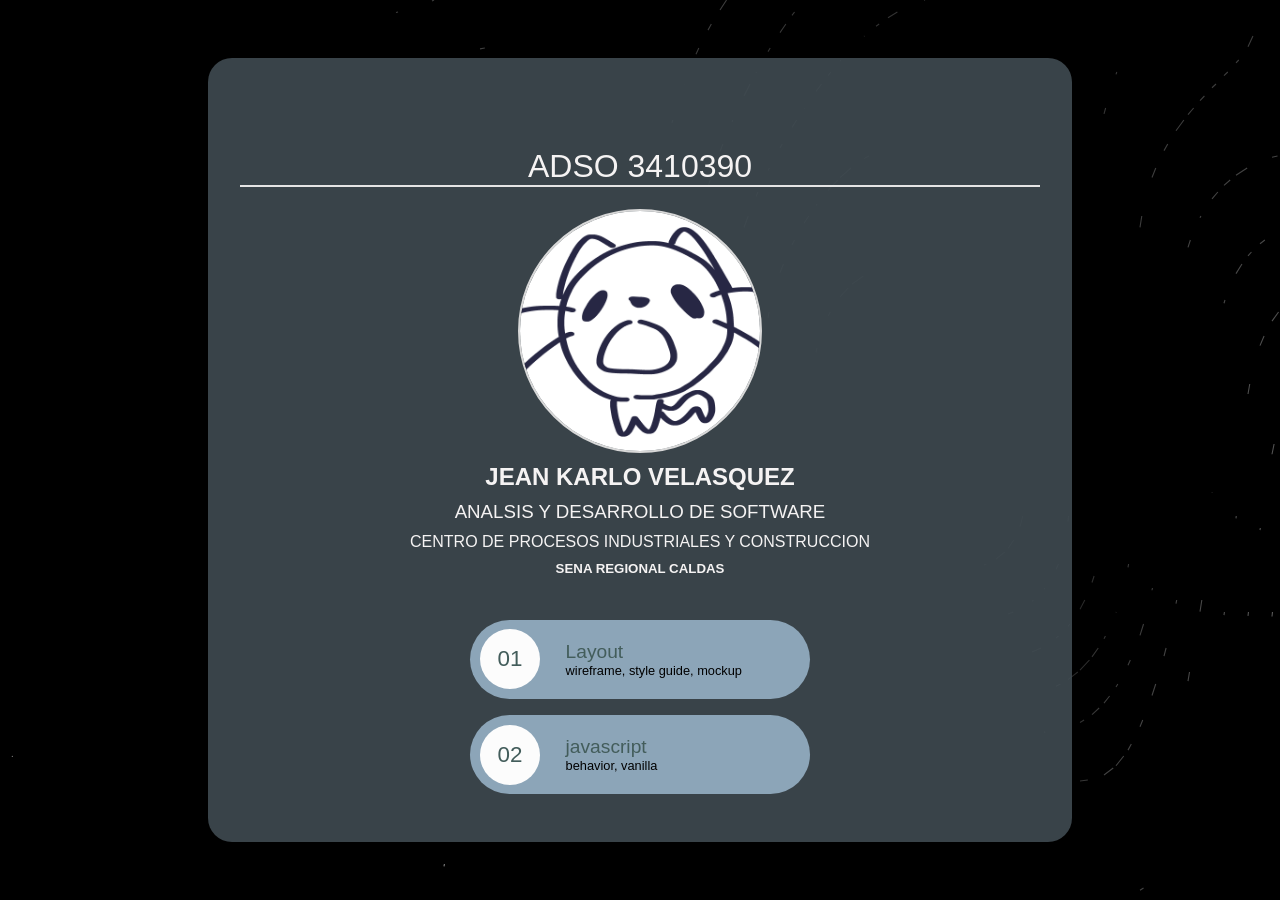
<file: index.html>
<!DOCTYPE html>
<html lang="en">
<head>
    <meta charset="UTF-8">
    <meta name="viewport" content="width=device-width, initial-scale=1.0">
    <title>ADSO 3410390</title>
    <link rel="stylesheet" href="src/css/master.css">
</head>
<body class="mainmenu">

    <!-- canvas -->
    <canvas id="bg-canvas"></canvas>

    <main>
        <header>
            <h1><br>ADSO 3410390 </br></h1>
            <img src="src/imgs/1088_sin_titulo_20251125182325.png" alt="my profile">
            <h2><b>Jean Karlo velasquez</b></h2>
            <h3>Analsis y desarrollo de software</h3>
            <h4>Centro de procesos industriales y construccion</h4>
            <h5><b>Sena regional caldas</b></h5>
        </header>

        <br>

        <menu>
            <a href="./Layout/Index.html">
                <span>01</span>
                <aside>
                    <h3>Layout</h3>
                    <small>wireframe, style guide, mockup </small>
                </aside>
            </a>
            <a href="https://www.youtube.com/watch?v=iik25wqIuFo">
                <span>02</span>
                <aside>
                    <h3>javascript</h3>
                    <small>behavior, vanilla</small>
                </aside>
            </a>
        </menu>
    </main>

    <!-- fondo-->
    <script>
        const SimplexNoise = (function() {
            const F2 = 0.5 * (Math.sqrt(3.0) - 1.0), G2 = (3.0 - Math.sqrt(3.0)) / 6.0;
            function Noise() {
                this.p = new Uint8Array(256); this.perm = new Uint8Array(512); this.permMod12 = new Uint8Array(512);
                for (let i = 0; i < 256; i++) this.p[i] = Math.floor(Math.random() * 256);
                for (let i = 0; i < 512; i++) { this.perm[i] = this.p[i & 255]; this.permMod12[i] = (this.perm[i] % 12); }
            }
            Noise.prototype.noise2D = function(xin, yin) {
                let n0, n1, n2; const s = (xin + yin) * F2; const i = Math.floor(xin + s), j = Math.floor(yin + s);
                const t = (i + j) * G2, X0 = i - t, Y0 = j - t, x0 = xin - X0, y0 = yin - Y0;
                let i1 = x0 > y0 ? 1 : 0, j1 = x0 > y0 ? 0 : 1;
                const x1 = x0 - i1 + G2, y1 = y0 - j1 + G2, x2 = x0 - 1.0 + 2.0 * G2, y2 = y0 - 1.0 + 2.0 * G2;
                const ii = i & 255, jj = j & 255;
                const g = [[1,1],[-1,1],[1,-1],[-1,-1],[1,0],[-1,0],[0,1],[0,-1],[1,1],[-1,1],[1,-1],[-1,-1]];
                let t0 = 0.5 - x0*x0 - y0*y0; n0 = t0 < 0 ? 0 : Math.pow(t0, 4) * (g[this.permMod12[ii + this.perm[jj]]][0]*x0 + g[this.permMod12[ii + this.perm[jj]]][1]*y0);
                let t1 = 0.5 - x1*x1 - y1*y1; n1 = t1 < 0 ? 0 : Math.pow(t1, 4) * (g[this.permMod12[ii + i1 + this.perm[jj + j1]]][0]*x1 + g[this.permMod12[ii + i1 + this.perm[jj + j1]]][1]*y1);
                let t2 = 0.5 - x2*x2 - y2*y2; n2 = t2 < 0 ? 0 : Math.pow(t2, 4) * (g[this.permMod12[ii + 1 + this.perm[jj + 1]]][0]*x2 + g[this.permMod12[ii + 1 + this.perm[jj + 1]]][1]*y2);
                return 70.0 * (n0 + n1 + n2);
            };
            return Noise;
        })();

        const canvas = document.getElementById('bg-canvas');
        const ctx = canvas.getContext('2d');
        const simplex = new SimplexNoise();

        let w, h, cols, rows, zOffset = 0;
        
        // --- AQUÍ PUEDES CAMBIAR LA VELOCIDAD O GROSOR SI LO NECESITAS ---
        const config = { speed: 0.0006, scale: 0.0008, density: 25, thickness: 1.1, opacity: 0.7, step: 12 };

        function resize() {
            w = canvas.width = window.innerWidth;
            h = canvas.height = window.innerHeight;
            cols = Math.ceil(w / config.step) + 1;
            rows = Math.ceil(h / config.step) + 1;
        }
        window.addEventListener('resize', resize);
        resize();

        function draw() {
            ctx.fillStyle = '#000000';
            ctx.fillRect(0, 0, w, h);
            const grid = new Float32Array(cols * rows);

            for (let r = 0; r < rows; r++) {
                for (let c = 0; c < cols; c++) {
                    grid[r * cols + c] = (simplex.noise2D(c * config.step * config.scale, r * config.step * config.scale + zOffset) + 1) * 0.5;
                }
            }

            ctx.lineWidth = config.thickness;
            for (let l = 1; l < config.density; l++) {
                const thresh = l / config.density;
                const alpha = (0.15 + (l / config.density) * 0.8) * config.opacity;
                ctx.strokeStyle = `rgba(255, 255, 255, ${alpha})`;
                ctx.beginPath();
                for (let r = 0; r < rows - 1; r++) {
                    for (let c = 0; c < cols - 1; c++) {
                        const x = c * config.step, y = r * config.step;
                        const vTL = grid[r * cols + c], vTR = grid[r * cols + (c + 1)], vBL = grid[(r + 1) * cols + c];
                        if ((vTL >= thresh && vTR < thresh) || (vTL < thresh && vTR >= thresh) || (vTL >= thresh && vBL < thresh) || (vTL < thresh && vBL >= thresh)) {
                            const tTop = (thresh - vTL) / (vTR - vTL || 0.0001);
                            const tLeft = (thresh - vTL) / (vBL - vTL || 0.0001);
                            if (tTop >= 0 && tTop <= 1 && tLeft >= 0 && tLeft <= 1) {
                                ctx.moveTo(x + tTop * config.step, y);
                                ctx.lineTo(x, y + tLeft * config.step);
                            }
                        }
                    }
                }
                ctx.stroke();
            }
            zOffset += config.speed;
            requestAnimationFrame(draw);
        }
        draw();
    </script>
</body>
</html>
</file>
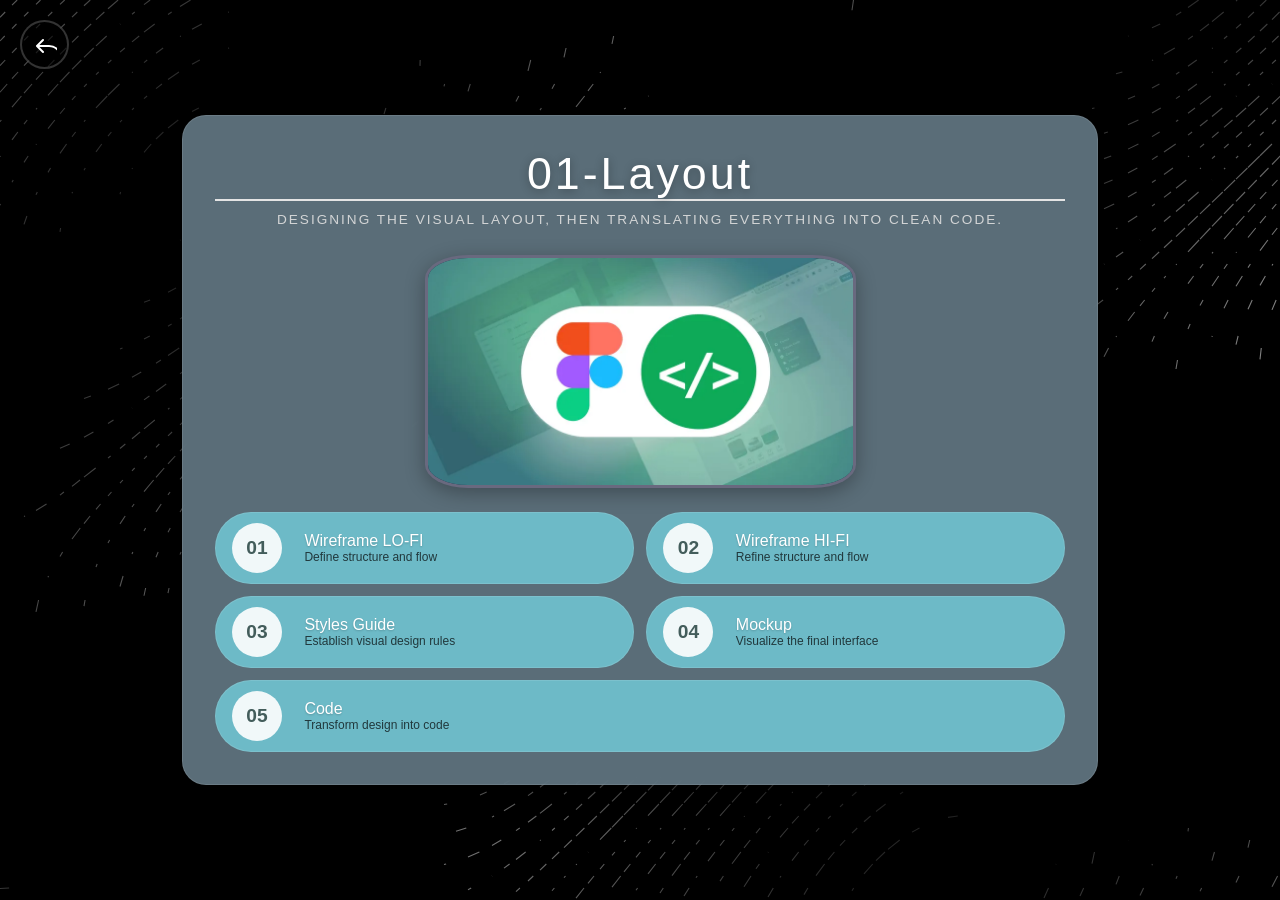
<file: Layout/Index.html>
<!DOCTYPE html>
<html lang="en">
<head>
    <meta charset="UTF-8">
    <meta name="viewport" content="width=device-width, initial-scale=1.0">
    <title>01-Layout</title>
    <link rel="stylesheet" href="../src/css/master.css">

    <style>
        #Figma {
            width: 50%;
            height:50%;
            border-radius: 10%;
        }
    </style>
</head>
<body class="mainmenu layout">
    <!-- NAVEGACIÓN: Botón para volver atrás -->
    <nav class="back">
        <a href="../index.html">
            <svg><svg xmlns="http://www.w3.org/2000/svg" width="32" height="32" fill="#000000" viewBox="0 0 256 256"><path d="M232,200a8,8,0,0,1-16,0,88.1,88.1,0,0,0-88-88H51.31l34.35,34.34a8,8,0,0,1-11.32,11.32l-48-48a8,8,0,0,1,0-11.32l48-48A8,8,0,0,1,85.66,61.66L51.31,96H128A104.11,104.11,0,0,1,232,200Z"></path></svg></svg>
        </a>
    </nav>

    <!-- CONTENIDO PRINCIPAL -->
    <main>
        <!-- ENCABEZADO -->
        <header>
            <h1>01-Layout</h1>
            <h3>Designing the visual layout, then translating everything into clean code.</h3>
            <img id="Figma"src="../src/imgs/k2g1zsj0Si7XALaqqPlFOcjek.webp"alt="lol" >
        </header>

        <!-- MENÚ DE NAVEGACIÓN -->
        <menu>
            <!-- Item 1 -->
            <a href="01-wireframe/index.html">
                <span>01</span>
                <aside>
                    <h3>Wireframe LO-FI</h3>
                    <small>Define structure and flow</small>
                </aside>
            </a>

            <!-- Item 2 -->
            <a href="02-wireframe/index.html">
                <span>02</span>
                <aside>
                    <h3>Wireframe HI-FI</h3>
                    <small>Refine structure and flow</small>
                </aside>
            </a>

            <!-- Item 3 -->
            <a href="03-stylesguide/index.html">
                <span>03</span>
                <aside>
                    <h3>Styles Guide</h3>
                    <small>Establish visual design rules</small>
                </aside>
            </a>

            <!-- Item 4 -->
            <a href="04-mockup/index.html">
                <span>04</span>
                <aside>
                    <h3>Mockup</h3>
                    <small>Visualize the final interface</small>
                </aside>
            </a>

            <!-- Item 5 -->
            <a href="05-code/index.html">
                <span>05</span>
                <aside>
                    <h3>Code</h3>
                    <small>Transform design into code</small>
                </aside>
            </a>
        </menu>
    </main>
    
    <!-- AQUÍ SE IMPORTA TU SCRIPT DE FONDO -->
    <script src="../src/Js/Fondonojodaa.js"></script>
</body>
</html>
</file>
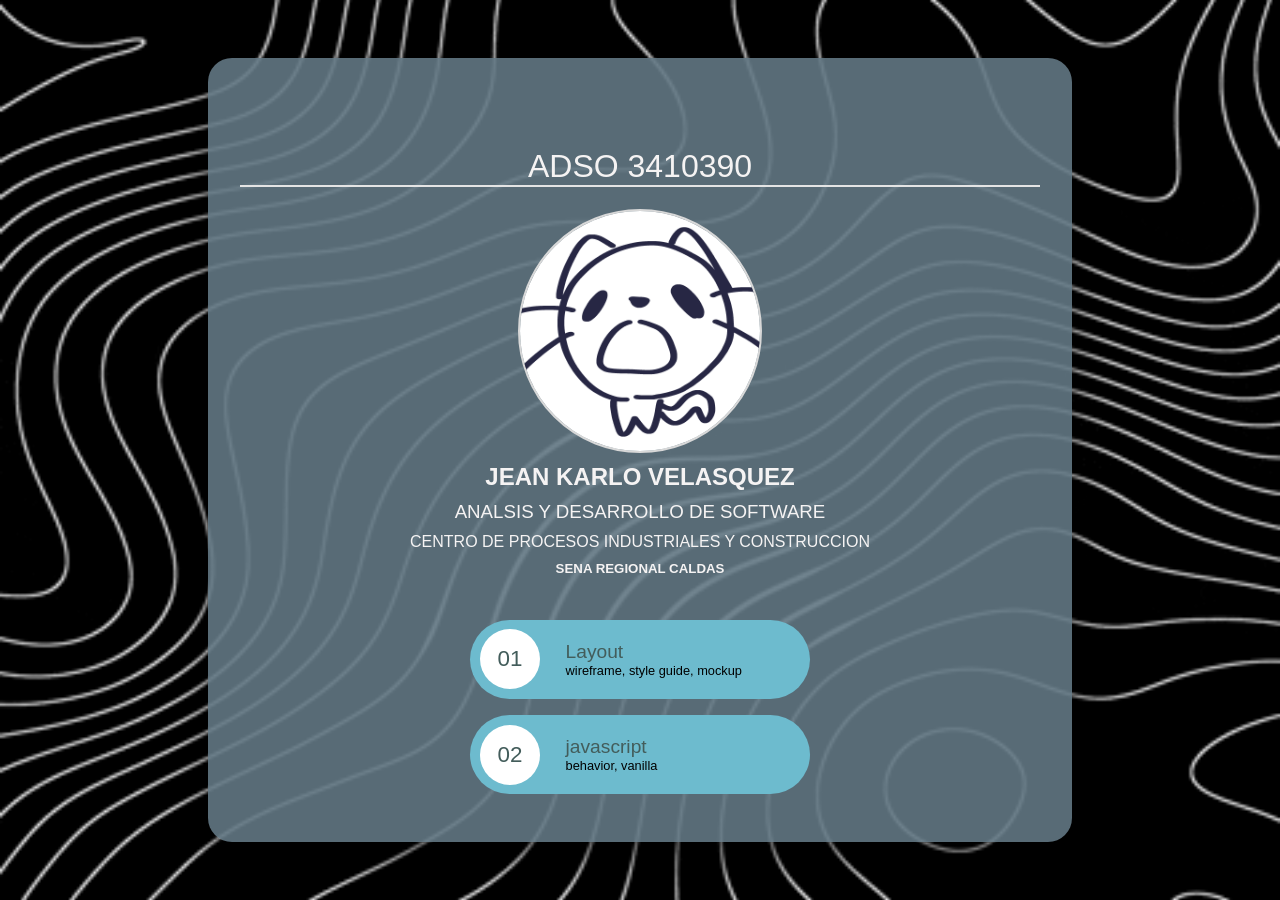
<file: Repository-ADSO-3410390-/index.html>
<!DOCTYPE html>
<html lang="en">
<head>
    <meta charset="UTF-8">
    <meta name="viewport" content="width=device-width, initial-scale=1.0">
    <title>ADSO 3410390</title>
    <link rel="stylesheet" href="src/css/master.css">
</head>
<body class="mainmenu">
    <main>
        <header>
            <h1><br>ADSO 3410390 </br></h1>
            <img src="src/imgs/1088_sin_titulo_20251125182325.png" alt="my profile">
            <h2><b>Jean Karlo velasquez</b></h2>
            <h3>Analsis y desarrollo de software</h3>
            <h4>Centro de procesos industriales y construccion</h4>
            <h5><b>Sena regional caldas</b></h5>
        </header>

        <br>

        <menu>
            <a href="./Layout/Index.html">
                <span>01</span>
                <aside>
                    <h3>Layout</h3>
                    <small>wireframe, style guide, mockup </small>
                </aside>
            </a>
            <a href="">
                <span>02</span>
                <aside>
                    <h3>javascript</h3>
                    <small>behavior, vanilla</small>
                </aside>
            </a>
        </menu>

    </main>
</body>
</html>
</file>
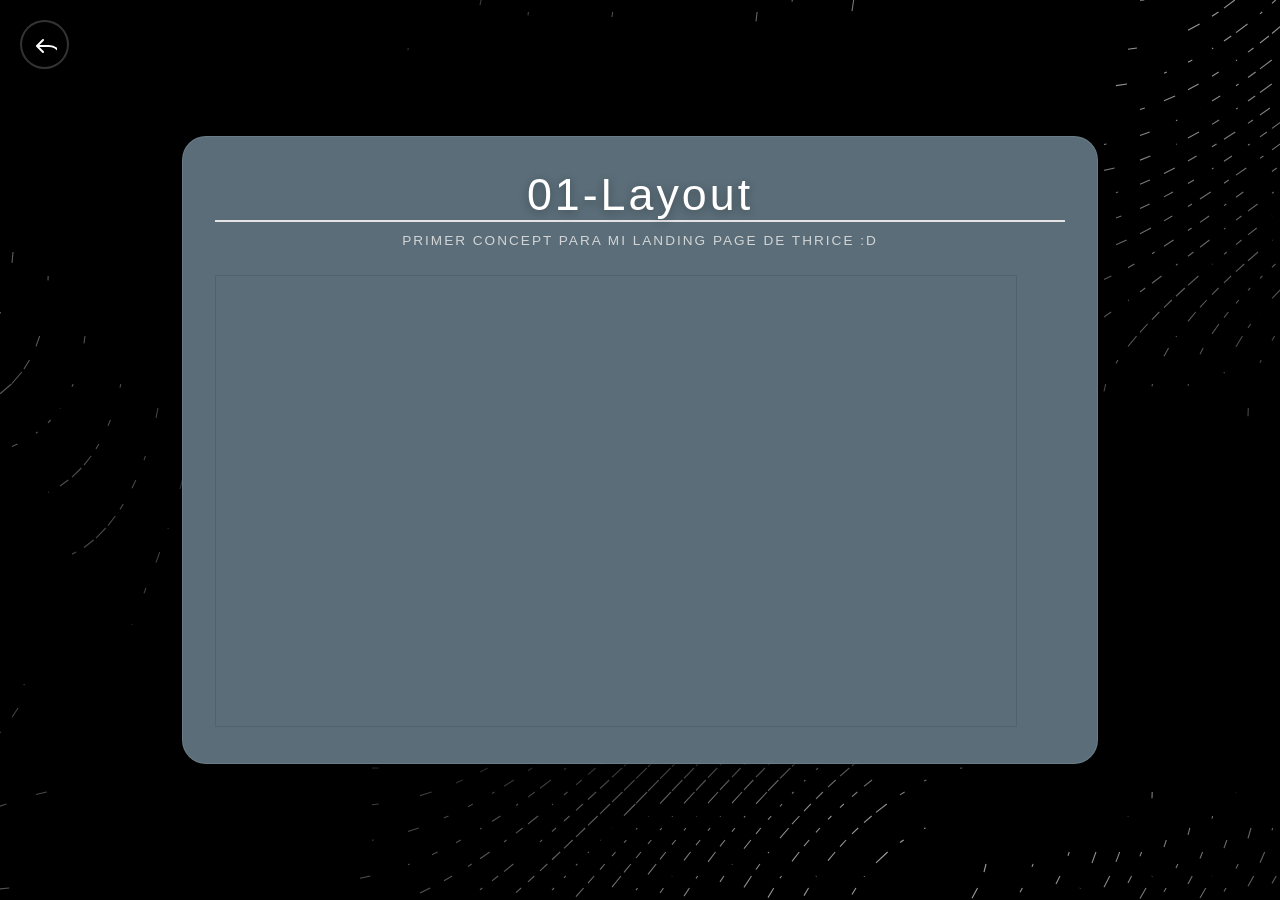
<file: Layout/01-wireframe/index.html>
<!DOCTYPE html>
<html lang="en">
<head>
    <meta charset="UTF-8">
    <meta name="viewport" content="width=device-width, initial-scale=1.0">
    <title>01-wireframe</title>
    <link rel="stylesheet" href="../../src/css/master.css">

    <style>
        img {
            width: 650px;
            height: 650px;
            display: block;
            margin: 0 auto 1.5rem auto;
            object-fit:contain;
        }
    </style>
</head>
<body class="mainmenu layout">
    <!-- NAVEGACIÓN: Botón para volver atrás -->
    <nav class="back">
        <a href="../Index.html">
            <svg><svg xmlns="http://www.w3.org/2000/svg" width="32" height="32" fill="#000000" viewBox="0 0 256 256"><path d="M232,200a8,8,0,0,1-16,0,88.1,88.1,0,0,0-88-88H51.31l34.35,34.34a8,8,0,0,1-11.32,11.32l-48-48a8,8,0,0,1,0-11.32l48-48A8,8,0,0,1,85.66,61.66L51.31,96H128A104.11,104.11,0,0,1,232,200Z"></path></svg></svg>
        </a>
    </nav>

    <!-- CONTENIDO PRINCIPAL -->
    <main>
        <!-- ENCABEZADO -->
        <header>
            <h1>01-Layout</h1>
            <h3>Primer concept para mi landing page de Thrice :D</h3>
        </header>
        <section>
            <iframe style="border: 1px solid rgba(0, 0, 0, 0.1);" width="800" height="450" src="https://embed.figma.com/design/GT5JHM6fvh4h69uh0uQwQN/Layout?node-id=3-3&embed-host=share" allowfullscreen></iframe>    
        </section>

        <script src="../../src/Js/Fondonojodaa.js"></script>
</body>
</html>
</file>
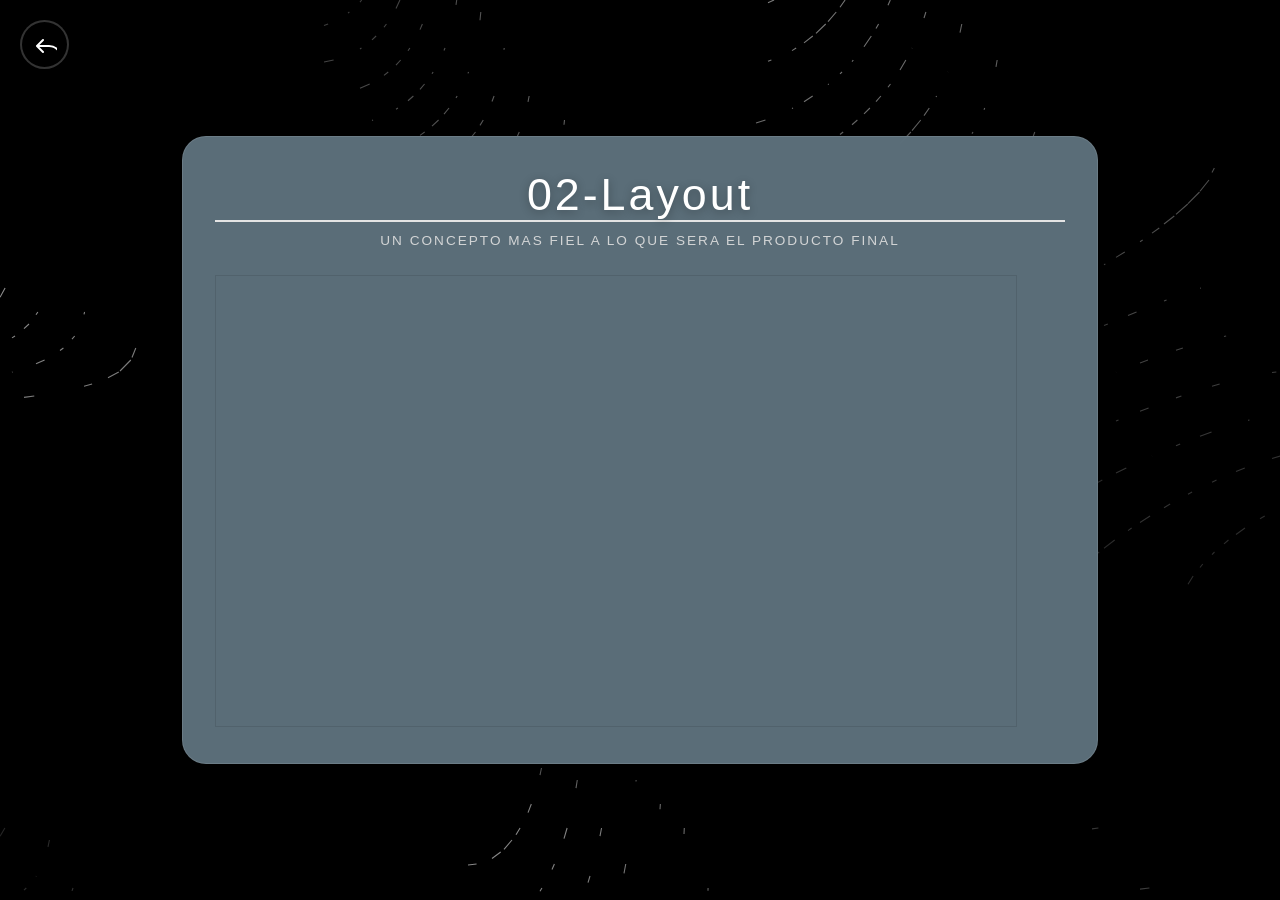
<file: Layout/02-wireframe/index.html>
<!DOCTYPE html>
<html lang="en">
<head>
    <meta charset="UTF-8">
    <meta name="viewport" content="width=device-width, initial-scale=1.0">
    <title>01-wireframe</title>
    <link rel="stylesheet" href="../../src/css/master.css">

    <style>
        img {
            width: 650px;
            height: 650px;
            display: block;
            margin: 0 auto 1.5rem auto;
            object-fit:contain;
        }
    </style>
</head>
<body class="mainmenu layout">
    <!-- NAVEGACIÓN: Botón para volver atrás -->
    <nav class="back">
        <a href="../Index.html">
            <svg><svg xmlns="http://www.w3.org/2000/svg" width="32" height="32" fill="#000000" viewBox="0 0 256 256"><path d="M232,200a8,8,0,0,1-16,0,88.1,88.1,0,0,0-88-88H51.31l34.35,34.34a8,8,0,0,1-11.32,11.32l-48-48a8,8,0,0,1,0-11.32l48-48A8,8,0,0,1,85.66,61.66L51.31,96H128A104.11,104.11,0,0,1,232,200Z"></path></svg></svg>
        </a>
    </nav>

    <!-- CONTENIDO PRINCIPAL -->
    <main>
        <!-- ENCABEZADO -->
        <header>
            <h1>02-Layout</h1>
            <h3>Un concepto mas fiel a lo que sera el producto final</h3>
        </header>
        <section>
            <iframe style="border: 1px solid rgba(0, 0, 0, 0.1);" width="800" height="450" src="https://embed.figma.com/design/ZonuCFXtmmoC4c0VGGbs6I/Untitled?node-id=0-1&embed-host=share" allowfullscreen></iframe>
        </section>
        <script src="../../src/Js/Fondonojodaa.js"></script>
</body>
</html>
</file>
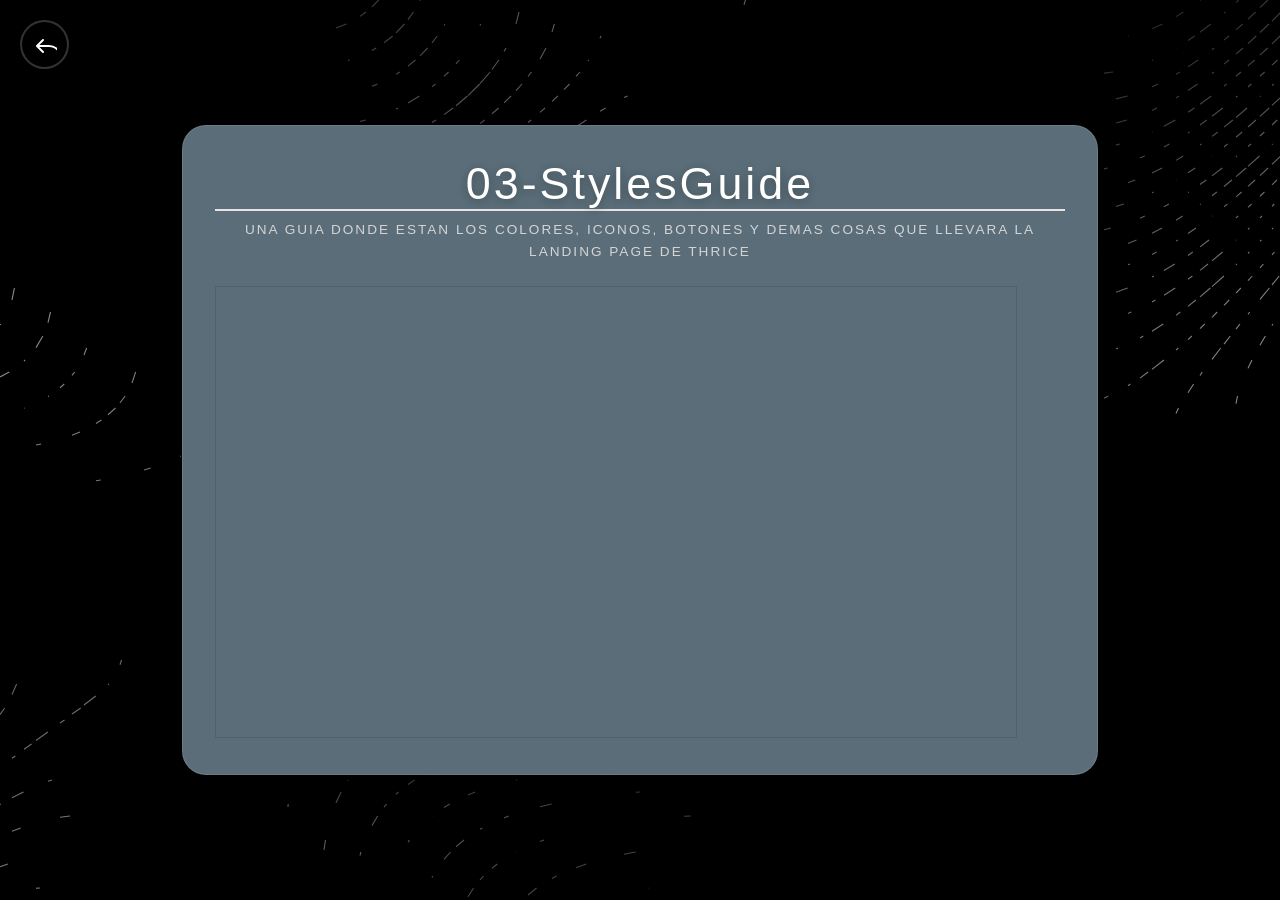
<file: Layout/03-stylesguide/index.html>
<!DOCTYPE html>
<html lang="en">
<head>
    <meta charset="UTF-8">
    <meta name="viewport" content="width=device-width, initial-scale=1.0">
    <title>03-Style Guide</title>
    <link rel="stylesheet" href="../../src/css/master.css">

    <style>
        img {
            width: 650px;
            height: 650px;
            display: block;
            margin: 0 auto 1.5rem auto;
            object-fit:contain;
        }
    </style>
</head>
<body class="mainmenu layout">
    <!-- NAVEGACIÓN: Botón para volver atrás -->
    <nav class="back">
        <a href="../Index.html">
            <svg><svg xmlns="http://www.w3.org/2000/svg" width="32" height="32" fill="#000000" viewBox="0 0 256 256"><path d="M232,200a8,8,0,0,1-16,0,88.1,88.1,0,0,0-88-88H51.31l34.35,34.34a8,8,0,0,1-11.32,11.32l-48-48a8,8,0,0,1,0-11.32l48-48A8,8,0,0,1,85.66,61.66L51.31,96H128A104.11,104.11,0,0,1,232,200Z"></path></svg></svg>
        </a>
    </nav>

    <!-- CONTENIDO PRINCIPAL -->
    <main>
        <!-- ENCABEZADO -->
        <header>
            <h1>03-StylesGuide</h1>
            <h3>Una guia donde estan los colores, iconos, botones y demas cosas que llevara la landing page de Thrice</h3>
        </header>
        <section>
            <iframe style="border: 1px solid rgba(0, 0, 0, 0.1);" width="800" height="450" src="https://embed.figma.com/design/SSLRLePrfgnH4rXYjblsXm/Untitled?node-id=0-1&embed-host=share" allowfullscreen></iframe>
        </section>
        <script src="../../src/Js/Fondonojodaa.js"></script>
</body>
</html>
</file>
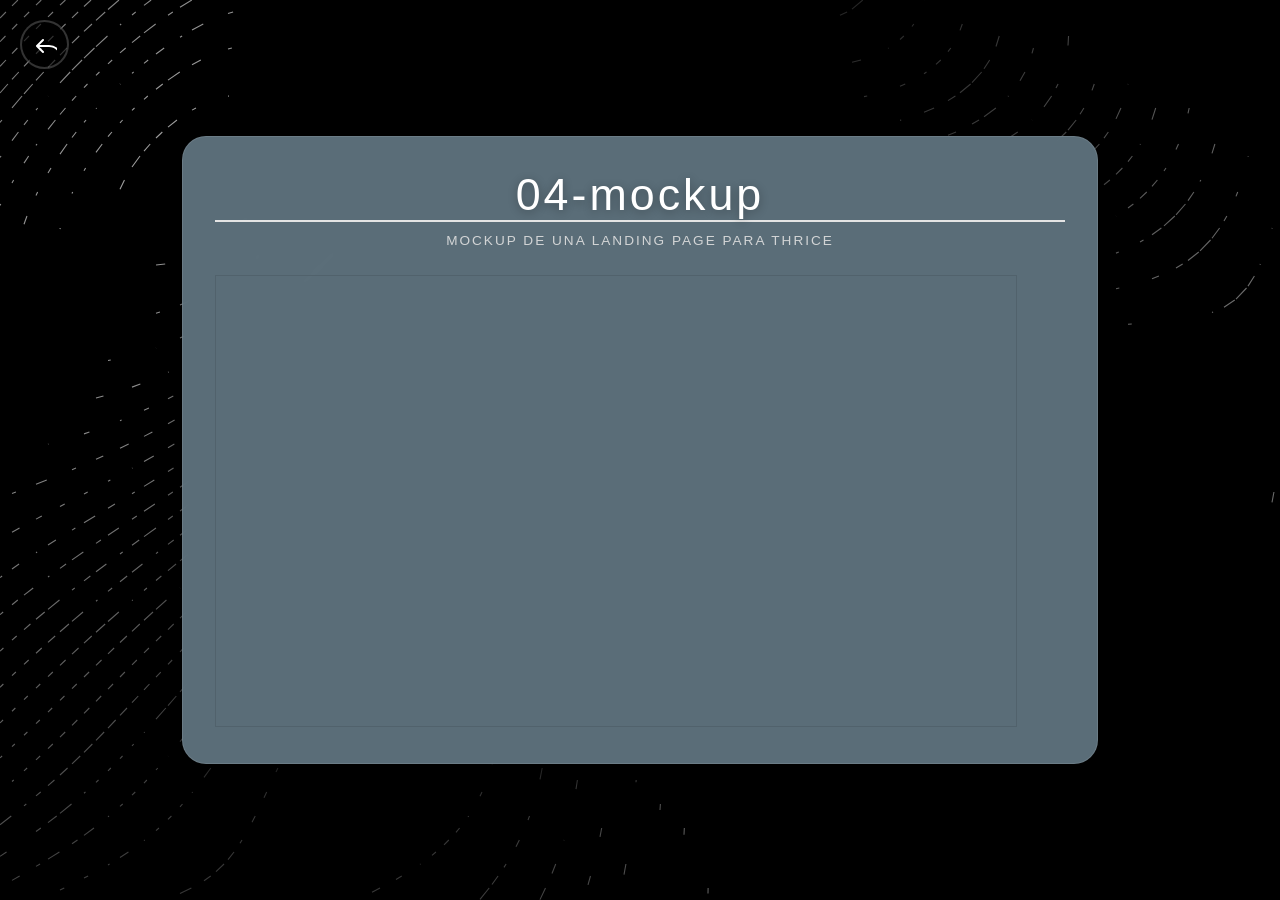
<file: Layout/04-mockup/index.html>
<!DOCTYPE html>
<html lang="en">
<head>
    <meta charset="UTF-8">
    <meta name="viewport" content="width=device-width, initial-scale=1.0">
    <title>03-Style Guide</title>
    <link rel="stylesheet" href="../../src/css/master.css">

    <style>
        img {
            width: 650px;
            height: 650px;
            display: block;
            margin: 0 auto 1.5rem auto;
            object-fit:contain;
        }
    </style>
</head>
<body class="mainmenu layout">
    <!-- NAVEGACIÓN: Botón para volver atrás -->
    <nav class="back">
        <a href="../Index.html">
            <svg><svg xmlns="http://www.w3.org/2000/svg" width="32" height="32" fill="#000000" viewBox="0 0 256 256"><path d="M232,200a8,8,0,0,1-16,0,88.1,88.1,0,0,0-88-88H51.31l34.35,34.34a8,8,0,0,1-11.32,11.32l-48-48a8,8,0,0,1,0-11.32l48-48A8,8,0,0,1,85.66,61.66L51.31,96H128A104.11,104.11,0,0,1,232,200Z"></path></svg></svg>
        </a>
    </nav>

    <!-- CONTENIDO PRINCIPAL -->
    <main>
        <!-- ENCABEZADO -->
        <header>
            <h1>04-mockup</h1>
            <h3>Mockup de una landing page para Thrice</h3>
        </header>
        <section>
            <iframe style="border: 1px solid rgba(0, 0, 0, 0.1);" width="800" height="450" src="https://embed.figma.com/design/x8meuehYQt25IOcpSmAVkH/Mockup?node-id=0-1&embed-host=share" allowfullscreen></iframe>         
        </section>
        <script src="../../src/Js/Fondonojodaa.js"></script>
</body>
</html>
</file>
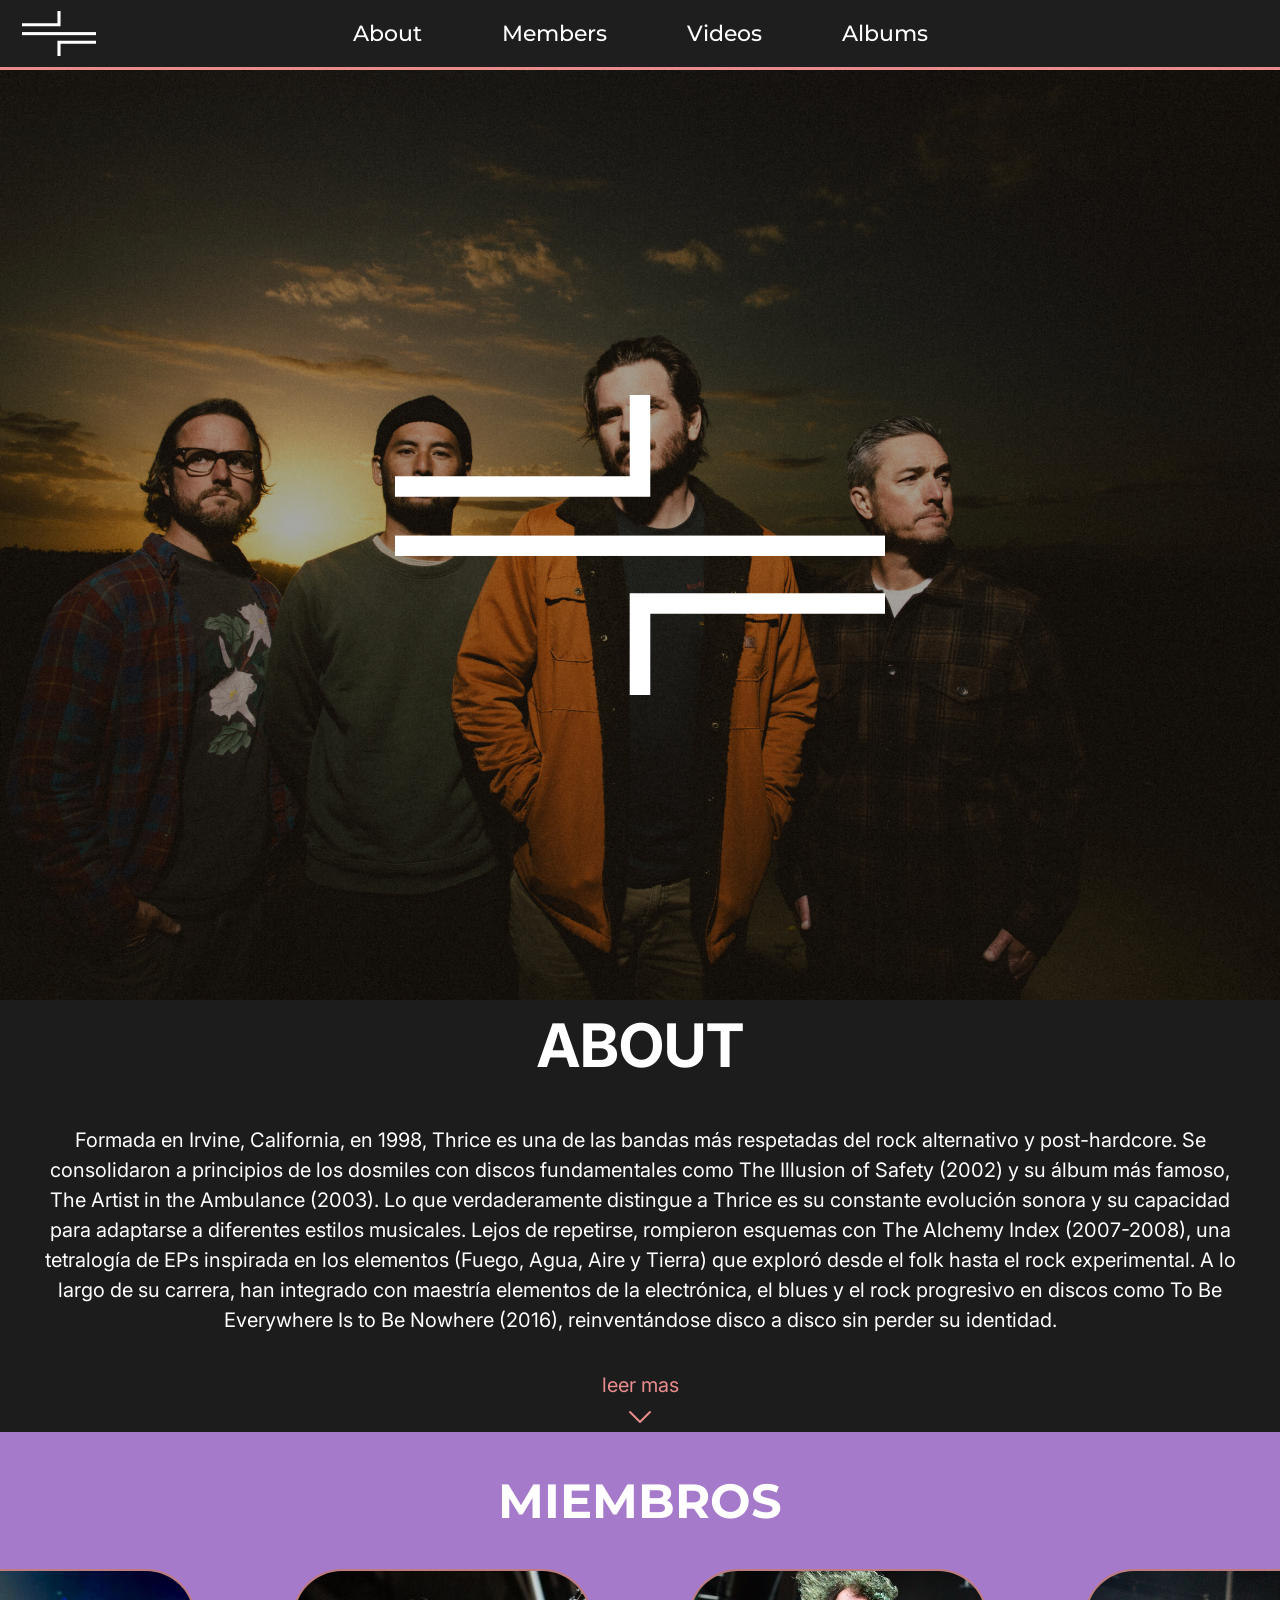
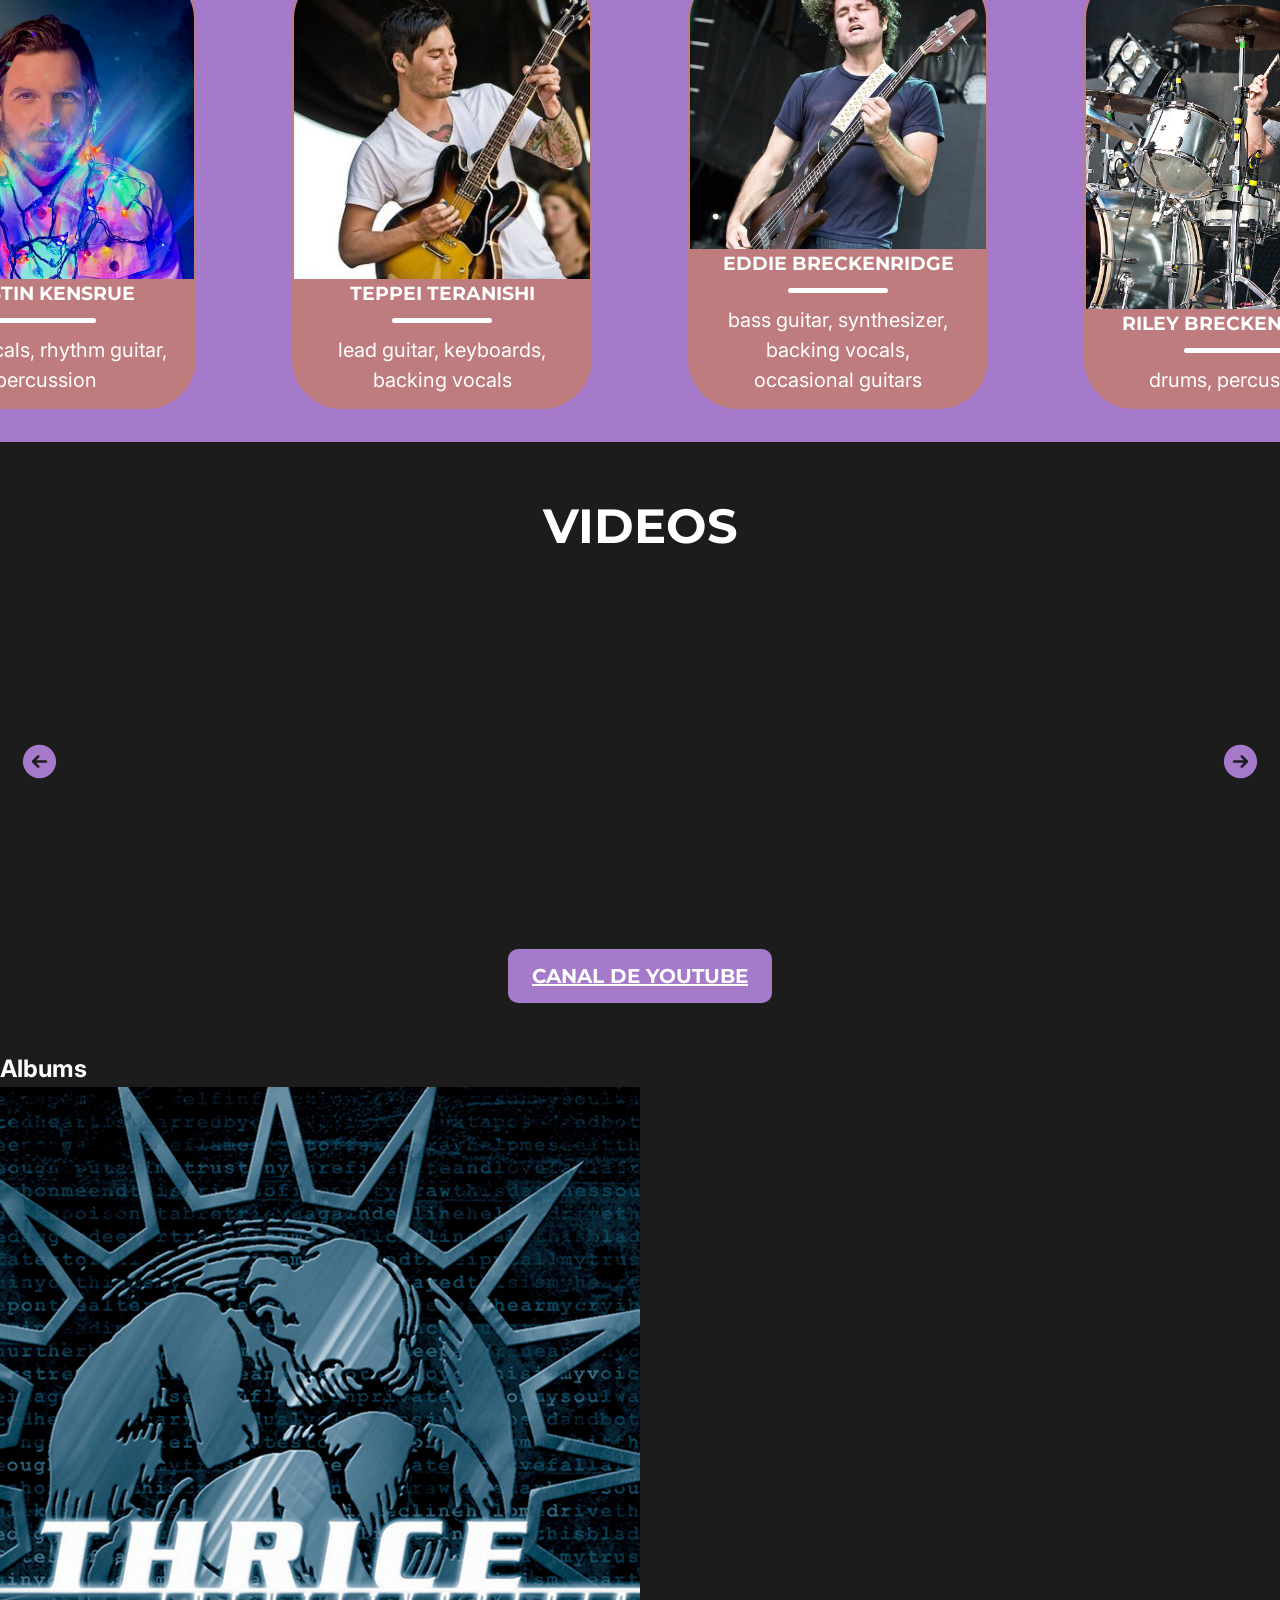
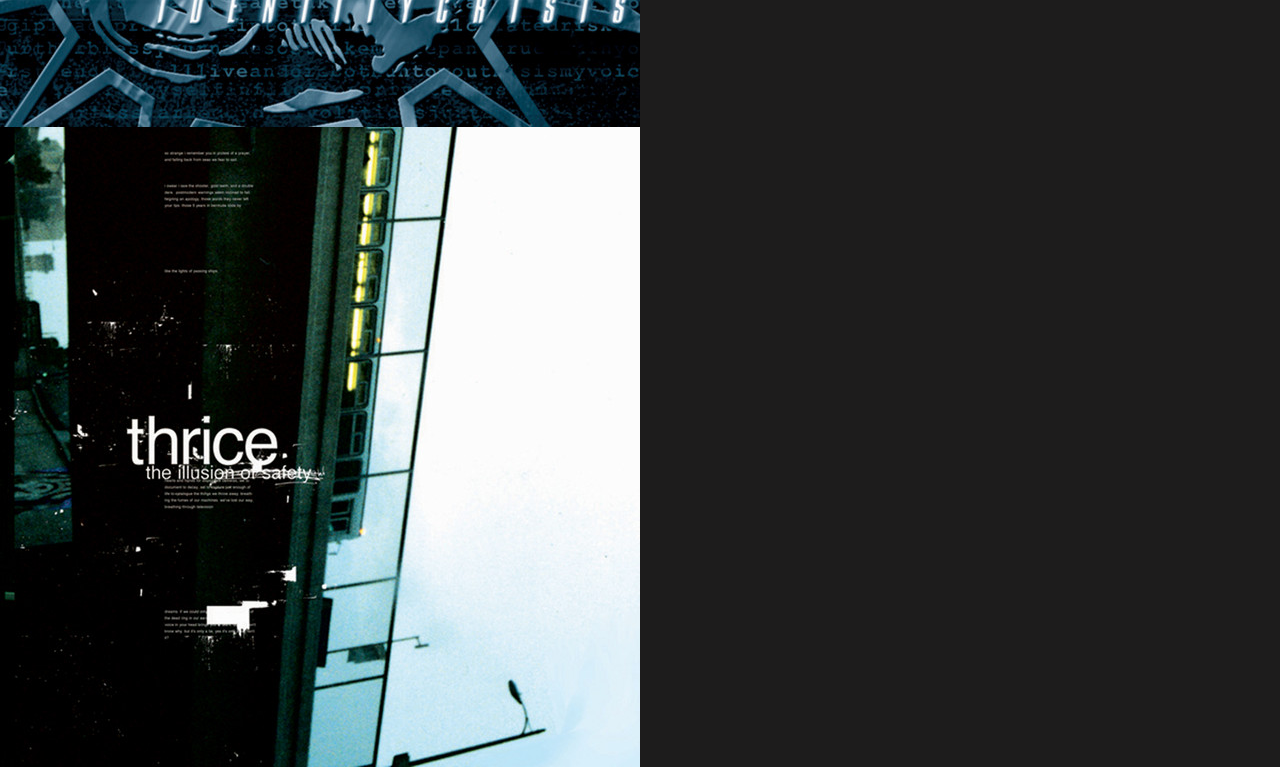
<file: Layout/05-code/index.html>
<!DOCTYPE html>
<html lang="en">
<head>
    <meta charset="UTF-8">
    <meta name="viewport" content="width=device-width, initial-scale=1.0">
    <title>THRICE</title>
    <link rel="stylesheet" href="css/style.css">
</head>
<body>
    <script src="JS/app.JS">

    </script>
    <main>
        <!--Navbar-->
        <header id="navbar">
            <img id="logito" src="img/thriceLogo.svg" alt="logotipo .w.">
            <nav class="opciones">
                <a href="#about">About</a>
                <a href="#Miembros">Members</a>
                <a href="#videos">Videos</a>
                <a href="">Albums</a>
            </nav>
            <button id="mburger">
                <span></span>
                <span></span>
                <span></span>
            </button>
        </header>
        <!-- Seccion about-->
         <section id="about">
                <img id="logo2" src="img/thriceLogo.svg" alt=":v">
         </section>
         <section id="info">
            <h2>ABOUT</h2>
            <p class="parrafo">Formada en Irvine, California, en 1998, Thrice es una de las bandas más respetadas del rock alternativo y post-hardcore. Se consolidaron a principios de los dosmiles con discos fundamentales como The Illusion of Safety (2002) y su álbum más famoso, The Artist in the Ambulance (2003).
Lo que verdaderamente distingue a Thrice es su constante evolución sonora y su capacidad para adaptarse a diferentes estilos musicales. Lejos de repetirse, rompieron esquemas con The Alchemy Index (2007-2008), una tetralogía de EPs inspirada en los elementos (Fuego, Agua, Aire y Tierra) que exploró desde el folk hasta el rock experimental.

A lo largo de su carrera, han integrado con maestría elementos de la electrónica, el blues y el rock progresivo en discos como To Be Everywhere Is to Be Nowhere (2016), reinventándose disco a disco sin perder su identidad.</p>

<button id="boton">leer mas
    <img src="./img/flecha.svg" alt="flechita">
</button> 
</section>
<!--miembros-->
<section id="Miembros">
    <h2>Miembros</h2>
    <div class="cards">
        <figure class="card">
            <img src="./img/Dustin.png" alt="Dustin" class="dustin">
            <h3>Dustin Kensrue</h3>
            <hr>
            <p>lead vocals, rhythm guitar, percussion</p>
        </figure>
        <figure class="card">
            <img src="./img/Teppei.jpg" alt="Dustin" class="dustin">
            <h3>Teppei Teranishi</h3>
            <hr>
            <p>lead guitar, keyboards, backing vocals</p>
        </figure>
        <figure class="card">
            <img src="./img/Eddie.jpg" alt="Dustin" class="dustin">
            <h3>Eddie Breckenridge</h3>
            <hr>
            <p>bass guitar, synthesizer, backing vocals, occasional guitars</p>
        </figure>
        <figure class="card">
            <img src="./img/Riley.jpeg" alt="Dustin" class="dustin">
            <h3>Riley Breckenridge</h3>
            <hr>
            <p>drums, percussion</p>
        </figure>
    </div>
</section>
<!--Videos-->
        <section id="Videos">
            <h2>Videos</h2>

            <div class="carrusel-videos">
                <button id="btn-izq" class="btn-carrusel" aria-label="Anterior"> 
                <svg class="icono-flecha-izq" xmlns= "http://www.w3.org/2000/svg" width="100" height="100" viewBox="0 0 256 256"><path d="M128,24A104,104,0,1,0,232,128,104.11,104.11,0,0,0,128,24Zm40,112H107.31l18.35,18.34a8,8,0,0,1-11.32,11.32l-32-32a8,8,0,0,1,0-11.32l32-32a8,8,0,0,1,11.32,11.32L107.31,120H168a8,8,0,0,1,0,16Z"></path></svg>
                </button>
                <div class="Videos">
                    <iframe width="560" height="315" src="https://www.youtube.com/embed/C9GTEsNf_GU?si=hUBE6iWMe7QR7whE" title="YouTube video player" frameborder="0" allow="accelerometer; autoplay; clipboard-write; encrypted-media; gyroscope; picture-in-picture; web-share" referrerpolicy="strict-origin-when-cross-origin" allowfullscreen></iframe>    

                    <iframe width="560" height="315" src="https://www.youtube.com/embed/3rP-lNtIH7I?si=6y7mq-HBs7l7GKUD" title="YouTube video player" frameborder="0" allow="accelerometer; autoplay; clipboard-write; encrypted-media; gyroscope; picture-in-picture; web-share" referrerpolicy="strict-origin-when-cross-origin" allowfullscreen></iframe>

                    <iframe width="560" height="315" src="https://www.youtube.com/embed/gB3AzH4eoTk?si=jvM4AjDLHgoyFF0E" title="YouTube video player" frameborder="0" allow="accelerometer; autoplay; clipboard-write; encrypted-media; gyroscope; picture-in-picture; web-share" referrerpolicy="strict-origin-when-cross-origin" allowfullscreen></iframe>

                    <iframe width="560" height="315" src="https://www.youtube.com/embed/N-hVUpDPCdc?si=GsdEf4OFGGZB7KZB" title="YouTube video player" frameborder="0" allow="accelerometer; autoplay; clipboard-write; encrypted-media; gyroscope; picture-in-picture; web-share" referrerpolicy="strict-origin-when-cross-origin" allowfullscreen></iframe>

                    <iframe width="560" height="315" src="https://www.youtube.com/embed/P1xMQTQKOvo?si=iHlrcjvfHc6wqHE1" title="YouTube video player" frameborder="0" allow="accelerometer; autoplay; clipboard-write; encrypted-media; gyroscope; picture-in-picture; web-share" referrerpolicy="strict-origin-when-cross-origin" allowfullscreen></iframe>

                    <iframe width="560" height="315" src="https://www.youtube.com/embed/WRDdITvnDF8?si=WKLQOXpuTyj3F_YP" title="YouTube video player" frameborder="0" allow="accelerometer; autoplay; clipboard-write; encrypted-media; gyroscope; picture-in-picture; web-share" referrerpolicy="strict-origin-when-cross-origin" allowfullscreen></iframe>
                </div>
                <button id="btn-der" class="btn-carrusel" aria-label="Siguiente">
                    <svg class = "icono-flecha-der"xmlns="http://www.w3.org/2000/svg" width="32" height="32"  viewBox="0 0 256 256"><path d="M128,24A104,104,0,1,0,232,128,104.11,104.11,0,0,0,128,24Zm45.66,109.66-32,32a8,8,0,0,1-11.32-11.32L148.69,136H88a8,8,0,0,1,0-16h60.69l-18.35-18.34a8,8,0,0,1,11.32-11.32l32,32A8,8,0,0,1,173.66,133.66Z"></path></svg>
                </button>
            </div>
            <button id="botonsito2"><a href="https://www.youtube.com/channel/UC_gH-AQqoOUZ4ykZBCLdvww" target="_blank" rel="noopener noreferrer"><b>Canal de youtube</b></a></button>
        </section>

        <section id="albums">
            <h2>Albums</h2>
            <img src="img/albumes/identify-crisis.jpg" alt="Identify Crisis">

            <img src="img/albumes/TIOS.jpg" alt="The Illusion of safety">

        </section>
    </main>
</body>
</html>
</file>
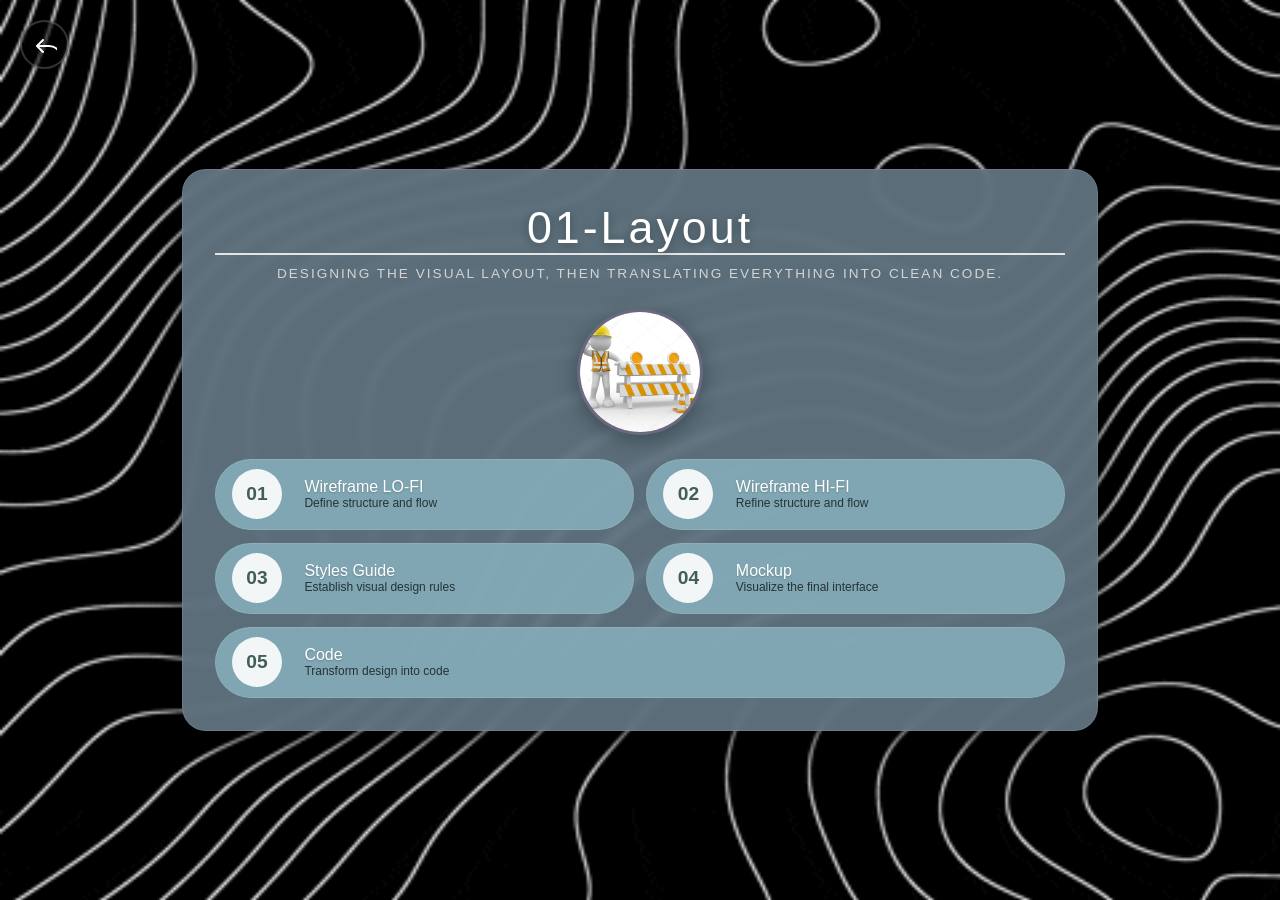
<file: Repository-ADSO-3410390-/Layout/Index.html>
<!DOCTYPE html>
<html lang="en">
<head>
    <meta charset="UTF-8">
    <meta name="viewport" content="width=device-width, initial-scale=1.0">
    <title>01-Layout</title>
    <link rel="stylesheet" href="../src/css/master.css">
</head>
<body class="mainmenu layout">
    <!-- NAVEGACIÓN: Botón para volver atrás -->
    <nav class="back">
        <a href="../index.html">
            <svg><svg xmlns="http://www.w3.org/2000/svg" width="32" height="32" fill="#000000" viewBox="0 0 256 256"><path d="M232,200a8,8,0,0,1-16,0,88.1,88.1,0,0,0-88-88H51.31l34.35,34.34a8,8,0,0,1-11.32,11.32l-48-48a8,8,0,0,1,0-11.32l48-48A8,8,0,0,1,85.66,61.66L51.31,96H128A104.11,104.11,0,0,1,232,200Z"></path></svg></svg>
        </a>
    </nav>

    <!-- CONTENIDO PRINCIPAL -->
    <main>
        <!-- ENCABEZADO -->
        <header>
            <h1>01-Layout</h1>
            <h3>Designing the visual layout, then translating everything into clean code.</h3>
            <img src="../src/imgs/depositphotos_59611863-stock-illustration-human-character-and-under-construction.jpg" alt="Layout">
        </header>

        <!-- MENÚ DE NAVEGACIÓN -->
        <menu>
            <!-- Item 1 -->
            <a href="01-wireframe/index.html">
                <span>01</span>
                <aside>
                    <h3>Wireframe LO-FI</h3>
                    <small>Define structure and flow</small>
                </aside>
            </a>

            <!-- Item 2 -->
            <a href="02-wireframe/index.html">
                <span>02</span>
                <aside>
                    <h3>Wireframe HI-FI</h3>
                    <small>Refine structure and flow</small>
                </aside>
            </a>

            <!-- Item 3 -->
            <a href="03-stylesguide/index.html">
                <span>03</span>
                <aside>
                    <h3>Styles Guide</h3>
                    <small>Establish visual design rules</small>
                </aside>
            </a>

            <!-- Item 4 -->
            <a href="04-mockup/index.html">
                <span>04</span>
                <aside>
                    <h3>Mockup</h3>
                    <small>Visualize the final interface</small>
                </aside>
            </a>

            <!-- Item 5 -->
            <a href="05-code/index.html">
                <span>05</span>
                <aside>
                    <h3>Code</h3>
                    <small>Transform design into code</small>
                </aside>
            </a>
        </menu>
    </main>
</body>
</html>
</file>
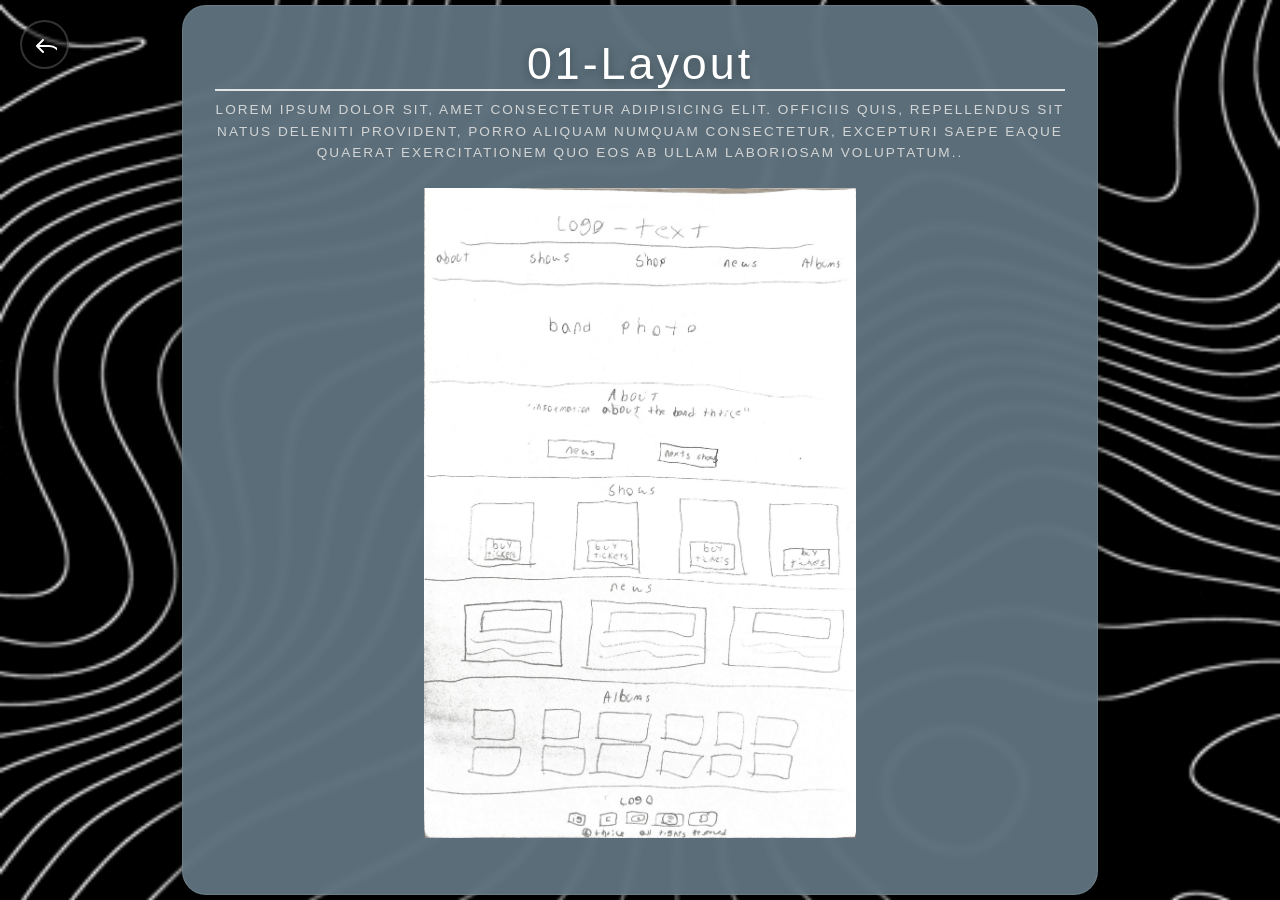
<file: Repository-ADSO-3410390-/Layout/01-wireframe/index.html>
<!DOCTYPE html>
<html lang="en">
<head>
    <meta charset="UTF-8">
    <meta name="viewport" content="width=device-width, initial-scale=1.0">
    <title>01-wireframe</title>
    <link rel="stylesheet" href="../../src/css/master.css">

    <style>
        img {
            width: 650px;
            height: 650px;
            display: block;
            margin: 0 auto 1.5rem auto;
            object-fit:contain;
        }
    </style>
</head>
<body class="mainmenu layout">
    <!-- NAVEGACIÓN: Botón para volver atrás -->
    <nav class="back">
        <a href="../Index.html">
            <svg><svg xmlns="http://www.w3.org/2000/svg" width="32" height="32" fill="#000000" viewBox="0 0 256 256"><path d="M232,200a8,8,0,0,1-16,0,88.1,88.1,0,0,0-88-88H51.31l34.35,34.34a8,8,0,0,1-11.32,11.32l-48-48a8,8,0,0,1,0-11.32l48-48A8,8,0,0,1,85.66,61.66L51.31,96H128A104.11,104.11,0,0,1,232,200Z"></path></svg></svg>
        </a>
    </nav>

    <!-- CONTENIDO PRINCIPAL -->
    <main>
        <!-- ENCABEZADO -->
        <header>
            <h1>01-Layout</h1>
            <h3>Lorem ipsum dolor sit, amet consectetur adipisicing elit. Officiis quis, repellendus sit natus deleniti provident, porro aliquam numquam consectetur, excepturi saepe eaque quaerat exercitationem quo eos ab ullam laboriosam voluptatum..</h3>
        </header>

        <img src="../../src/imgs/Scanned_20260828-0803-1.png" alt="lol">
</body>
</html>
</file>
<file: src/css/master.css>
body {
    /* Quitamos el GIF y ponemos un fondo negro sólido de base */
    background-color: #000;
    height: 100vh;
    margin: 0;
    color: #f5f3f3;
    font-family: Arial, Helvetica, sans-serif;
    min-height: 100dvh;
    display: flex;
    justify-content: center;
    align-items: center;

    /* ===== ESTILOS DEL NUEVO FONDO ANIMADO ===== */
    #bg-canvas {
        position: fixed;
        top: 0;
        left: 0;
        width: 100vw;
        height: 100vh;
        z-index: -1; /* Esto asegura que se quede detrás de tu menú */
        pointer-events: none; /* Para que no interfiera si el usuario hace clic */
    }

    /* ===== ESTILOS PARA EL INDEX PRINCIPAL (mainmenu SIN layout) ===== */
    &.mainmenu {
        main {
            min-width: 300px;
            max-width: 800px;
            width: 100%;
            background-color: rgba(64, 75, 82, 0.9);
            padding: 2rem;
            border-radius: 1.5rem;
            box-shadow: 0 15px 40px rgba(0,0,0,0.6);

            header {
                img {
                    width: 240px;
                    display: flex;
                    object-fit: cover;
                    border-radius: 50%;
                    margin: 0 auto;
                    height: 240px;
                    border: 2px solid;
                    border-color: rgb(216, 216, 216);
                }
                h1 {
                    border-bottom: 2px solid rgb(228, 228, 228);
                    text-align: center;
                    font-weight: 200;
                }
                h2, h3, h4, h5 {
                    text-align: center;
                    font-weight: 500;
                    text-transform: uppercase;
                    margin: 10px;
                }
            }

            menu {
                align-items: center;
                display: flex;
                flex-direction: column;
                gap: 1rem;
                justify-content: center;
                padding: 0;

                a:is(:link, :visited) {
                    align-items: center;
                    background-color: rgb(140, 165, 184);
                    border-radius: 4rem;
                    color: rgb(67, 93, 91);
                    display: flex;
                    gap: 1rem;
                    padding: 0.6em;
                    text-decoration: none;
                    transition: all 0.4s ease-in-out;
                    width: 320px;
                    max-width: 100%;

                    &:is(:hover) {
                        background-color: rgb(199, 199, 199);
                        transform: scale(1.05);
                    }

                    span {
                        align-items: center;
                        background-color: rgb(252, 252, 252);
                        border-radius: 50%;
                        display: flex;
                        justify-content: center;
                        font-size: 1.4rem;
                        height: 60px;
                        transition: all 0.4s ease-in-out;
                        width: 60px;
                        flex-shrink: 0;
                    }

                    aside {
                        flex: 1;
                        margin-left: 0.6em;
                        display: flex;
                        flex-direction: column;
                        justify-content: center;
                        align-items: start;

                        h3 {
                            margin: 0;
                            font-size: 1.2rem;
                            font-weight: 400;
                        }
                        small {
                            color: black;
                            font-size: 0.8rem;
                            font-weight: 300;
                        }
                    }
                }
            }
        }
    }

    /* ===== ESTILOS PARA LAYOUT (mainmenu CON layout) ===== */
    &.mainmenu.layout {
        nav.back {
            position: fixed;
            top: 20px;
            left: 20px;
            z-index: 9999;
            
            a {
                display: flex;
                align-items: center;
                justify-content: center;
                background-color: rgba(0, 0, 0, 0.6);
                width: 45px;
                height: 45px;
                border-radius: 50%;
                transition: all 0.3s ease-in-out;
                text-decoration: none;
                border: 2px solid rgba(255, 255, 255, 0.2);
                
                &:hover {
                    background-color: rgba(0, 0, 0, 0.9);
                    transform: scale(1.1);
                    border-color: rgba(255, 255, 255, 0.5);
                }
                
                svg {
                    width: 24px;
                    height: 24px;
                    fill: white;
                    display: block;
                    flex-shrink: 0;
                }
            }
        }

        main {
            background-color: rgba(98, 119, 131, 0.92);
            padding: 2rem;
            border-radius: 1.5rem;
            max-width: 850px;
            width: 100%;
            margin: 0 auto;
            box-shadow: 0 15px 40px rgba(0,0,0,0.6);
            backdrop-filter: blur(5px);
            border: 1px solid rgba(255,255,255,0.1);

            header {
                h1 {
                    margin: 0 0 0.5rem 0;
                    text-align: center;
                    font-size: 2.8rem;
                    font-weight: 300;
                    letter-spacing: 3px;
                    color: #fff;
                    text-shadow: 0 2px 10px rgba(0,0,0,0.3);
                }
                h3 {
                    font-weight: 300;
                    text-align: center;
                    text-transform: uppercase;
                    font-size: 0.85rem;
                    letter-spacing: 2px;
                    margin: 0 0 1.5rem 0;
                    opacity: 0.9;
                    color: #e0e0e0;
                    line-height: 1.6;
                }
                img {
                    background-color: rgb(40, 40, 71);
                    width: 120px;
                    height: 120px;
                    border-radius: 50%;
                    display: block;
                    margin: 0 auto 1.5rem auto;
                    object-fit: cover;
                    border: 3px solid rgba(255,255,255,0.3);
                    box-shadow: 0 5px 20px rgba(0,0,0,0.3);
                }
            }

            menu {
                display: flex;
                flex-direction: row;
                flex-wrap: wrap;
                justify-content: center;
                gap: 0.8rem;
                padding: 0;
                margin: 0;
                list-style: none;

                a:is(:link, :visited) {
                    display: flex;
                    align-items: center;
                    gap: 0.8rem;
                    padding: 0.6rem 1rem;
                    background-color: rgba(113, 200, 213, 0.85);
                    border-radius: 4rem;
                    color: rgb(67, 93, 91);
                    text-decoration: none;
                    transition: all 0.3s ease-in-out;
                    width: calc(50% - 0.8rem);
                    min-width: 200px;
                    flex: 1 1 auto;
                    box-sizing: border-box;
                    border: 1px solid rgba(255,255,255,0.1);

                    &:is(:hover) {
                        background-color: rgb(149, 220, 241);
                        transform: scale(1.05) translateX(5px);
                        box-shadow: 0 5px 20px rgba(0,0,0,0.2);
                    }

                    span {
                        display: flex;
                        align-items: center;
                        justify-content: center;
                        background-color: rgba(255, 255, 255, 0.9);
                        border-radius: 50%;
                        width: 50px;
                        height: 50px;
                        font-size: 1.2rem;
                        font-weight: bold;
                        flex-shrink: 0;
                        transition: all 0.3s ease-in-out;

                        &:hover {
                            background-color: rgb(251, 253, 254);
                            transform: scale(1.1);
                        }
                    }

                    aside {
                        display: flex;
                        flex-direction: column;
                        flex: 1;
                        min-width: 0;

                        h3 {
                            margin: 0;
                            font-size: 1rem;
                            font-weight: 500;
                            color: rgb(255, 255, 255);
                            text-shadow: 0 1px 2px rgba(0,0,0,0.2);
                        }
                        small {
                            color: rgba(0, 0, 0, 0.7);
                            font-size: 0.75rem;
                            font-weight: 300;
                        }
                    }
                }
            }
        }
    }
}
</file>
<file: Repository-ADSO-3410390-/src/css/master.css>
body {
    background-image: url("../imgs/Black And White Wave GIF by tdhooper.gif");
    background-size: cover;
    background-repeat: no-repeat;
    background-position: center center;
    height: 100vh;
    margin: 0;
    color: #f5f3f3;
    font-family: Arial, Helvetica, sans-serif;
    min-height: 100dvh;
    display: flex;
    justify-content: center;
    align-items: center;

    /* ===== ESTILOS PARA EL INDEX PRINCIPAL (mainmenu SIN layout) ===== */
    &.mainmenu {
        main {
            min-width: 300px;
            max-width: 800px;
            width: 100%;
            background-color: rgba(98, 119, 131, 0.9);
            padding: 2rem;
            border-radius: 1.5rem;
            box-shadow: 0 15px 40px rgba(0,0,0,0.6);

            header {
                img {
                    width: 240px;
                    display: flex;
                    object-fit: cover;
                    border-radius: 50%;
                    margin: 0 auto;
                    height: 240px;
                    border: 2px solid;
                    border-color: rgb(216, 216, 216);
                }
                h1 {
                    border-bottom: 2px solid rgb(228, 228, 228);
                    text-align: center;
                    font-weight: 200;
                }
                h2, h3, h4, h5 {
                    text-align: center;
                    font-weight: 500;
                    text-transform: uppercase;
                    margin: 10px;
                }
            }

            menu {
                align-items: center;
                display: flex;
                flex-direction: column;
                gap: 1rem;
                justify-content: center;
                padding: 0;

                a:is(:link, :visited) {
                    align-items: center;
                    background-color: rgb(109, 187, 206);
                    border-radius: 4rem;
                    color: rgb(67, 93, 91);
                    display: flex;
                    gap: 1rem;
                    padding: 0.6em;
                    text-decoration: none;
                    transition: all 0.4s ease-in-out;
                    width: 320px;
                    max-width: 100%;

                    &:is(:hover) {
                        background-color: rgb(149, 220, 241);
                        transform: scale(1.05);
                    }

                    span {
                        align-items: center;
                        background-color: rgb(255, 255, 255);
                        border-radius: 50%;
                        display: flex;
                        justify-content: center;
                        font-size: 1.4rem;
                        height: 60px;
                        transition: all 0.4s ease-in-out;
                        width: 60px;
                        flex-shrink: 0;
                    }

                    aside {
                        flex: 1;
                        margin-left: 0.6em;
                        display: flex;
                        flex-direction: column;
                        justify-content: center;
                        align-items: start;

                        h3 {
                            margin: 0;
                            font-size: 1.2rem;
                            font-weight: 400;
                        }
                        small {
                            color: black;
                            font-size: 0.8rem;
                            font-weight: 300;
                        }
                    }
                }
            }
        }
    }

    /* ===== ESTILOS PARA LAYOUT (mainmenu CON layout) ===== */
    &.mainmenu.layout {
        nav.back {
            position: fixed;
            top: 20px;
            left: 20px;
            z-index: 9999;
            
            a {
                display: flex;
                align-items: center;
                justify-content: center;
                background-color: rgba(0, 0, 0, 0.6);
                width: 45px;
                height: 45px;
                border-radius: 50%;
                transition: all 0.3s ease-in-out;
                text-decoration: none;
                border: 2px solid rgba(255, 255, 255, 0.2);
                
                &:hover {
                    background-color: rgba(0, 0, 0, 0.9);
                    transform: scale(1.1);
                    border-color: rgba(255, 255, 255, 0.5);
                }
                
                svg {
                    width: 24px;
                    height: 24px;
                    fill: white;
                    display: block;
                    flex-shrink: 0;
                }
            }
        }

        main {
            background-color: rgba(98, 119, 131, 0.92);
            padding: 2rem;
            border-radius: 1.5rem;
            max-width: 850px;
            width: 100%;
            margin: 0 auto;
            box-shadow: 0 15px 40px rgba(0,0,0,0.6);
            backdrop-filter: blur(5px);
            border: 1px solid rgba(255,255,255,0.1);

            header {
                h1 {
                    margin: 0 0 0.5rem 0;
                    text-align: center;
                    font-size: 2.8rem;
                    font-weight: 300;
                    letter-spacing: 3px;
                    color: #fff;
                    text-shadow: 0 2px 10px rgba(0,0,0,0.3);
                }
                h3 {
                    font-weight: 300;
                    text-align: center;
                    text-transform: uppercase;
                    font-size: 0.85rem;
                    letter-spacing: 2px;
                    margin: 0 0 1.5rem 0;
                    opacity: 0.9;
                    color: #e0e0e0;
                    line-height: 1.6;
                }
                img {
                    background-color: rgb(40, 40, 71);
                    width: 120px;
                    height: 120px;
                    border-radius: 50%;
                    display: block;
                    margin: 0 auto 1.5rem auto;
                    object-fit: cover;
                    border: 3px solid rgba(255,255,255,0.3);
                    box-shadow: 0 5px 20px rgba(0,0,0,0.3);
                }
            }

            menu {
                display: flex;
                flex-direction: row;
                flex-wrap: wrap;
                justify-content: center;
                gap: 0.8rem;
                padding: 0;
                margin: 0;
                list-style: none;

                a:is(:link, :visited) {
                    display: flex;
                    align-items: center;
                    gap: 0.8rem;
                    padding: 0.6rem 1rem;
                    background-color: rgba(135, 177, 188, 0.85);
                    border-radius: 4rem;
                    color: rgb(67, 93, 91);
                    text-decoration: none;
                    transition: all 0.3s ease-in-out;
                    width: calc(50% - 0.8rem);
                    min-width: 200px;
                    flex: 1 1 auto;
                    box-sizing: border-box;
                    border: 1px solid rgba(255,255,255,0.1);

                    &:is(:hover) {
                        background-color: rgb(149, 220, 241);
                        transform: scale(1.05) translateX(5px);
                        box-shadow: 0 5px 20px rgba(0,0,0,0.2);
                    }

                    span {
                        display: flex;
                        align-items: center;
                        justify-content: center;
                        background-color: rgba(255, 255, 255, 0.9);
                        border-radius: 50%;
                        width: 50px;
                        height: 50px;
                        font-size: 1.2rem;
                        font-weight: bold;
                        flex-shrink: 0;
                        transition: all 0.3s ease-in-out;

                        &:hover {
                            background-color: rgb(251, 253, 254);
                            transform: scale(1.1);
                        }
                    }

                    aside {
                        display: flex;
                        flex-direction: column;
                        flex: 1;
                        min-width: 0;

                        h3 {
                            margin: 0;
                            font-size: 1rem;
                            font-weight: 500;
                            color: rgb(255, 255, 255);
                            text-shadow: 0 1px 2px rgba(0,0,0,0.2);
                        }
                        small {
                            color: rgba(0, 0, 0, 0.7);
                            font-size: 0.75rem;
                            font-weight: 300;
                        }
                    }
                }
            }
        }
    }
}
</file>
<file: Layout/05-code/css/style.css>
/* Fuentes */
@import url('https://fonts.googleapis.com/css2?family=Montserrat:ital,wght@0,100..900;1,100..900&display=swap');
@import url('https://fonts.googleapis.com/css2?family=Inter:ital,opsz,wght@0,14..32,100..900;1,14..32,100..900&family=Montserrat:ital,wght@0,100..900;1,100..900&display=swap');

/* Reset CSS */
*,
*::before,
*::after {
  box-sizing: border-box;
  margin: 0;
  padding: 0;
}

html,
body {
  height: 100%;
}

:root {
  --pryimary-color: #1e1e1e;
  --secondary-color: #A67ACB;
  --samon: #E88C8D;
  --font-headings: "Montserrat", sans-serif;
  --font-body: "Inter", sans-serif;

  scroll-behavior: smooth;
}

body {
  color: white;
  background-color: var(--pryimary-color);
  font-family: var(--font-body);
  min-block-size: 100svh;
  line-height: 1.5;
  -webkit-font-smoothing: antialiased;
}

img,
picture,
video,
canvas,
svg {
  display: block;
  max-width: 100%;
}

input,
button,
textarea,
select {
  font: inherit;
  color: inherit;
}

a {
  color: inherit;
  text-decoration-skip-ink: auto;
}

h1,
h2,
h3,
h4,
h5,
h6 {
  text-wrap: balance;
}

p {
  text-wrap: pretty;
}

/* el putisimo css de puta mierda */

main {
  min-height: 100dvh;
  background-color: rgb(29, 28, 28);

  header#navbar {
    z-index: 9999999;
    position: fixed;
    width: 100%;
    top: 0;
    font-family: var(--font-headings);
    background-color: var(--pryimary-color);
    border-bottom: 3px solid var(--samon);
    
    /* Grid de 3 columnas para mantener nav en el centro */
    display: grid;
    grid-template-columns: 1fr auto 1fr;
    align-items: center;
    height: 70px;
    padding-inline: 1.4rem;

    img#logito {
      height: 45px;
      justify-self: start;
    }

    nav.opciones {
      display: flex;
      justify-self: center; /* Mantiene los botones en el centro exacto */
      gap: 5rem;

      a:is(:link, :visited) {
        font-size: 1.4rem;
        font-weight: 500;
        text-decoration: none;
        transition: transform 0.4s ease-in;

        &:hover {
          color: var(--samon);
        }

        &.active {
          border-bottom: var(--samon);
          color: var(--samon);
        }
      }
    }

    button#mburger {
      display: none;
      justify-self: end; /* En móvil se posiciona a la derecha */
      position: relative;
      width: 50px;
      height: 44px;
      background: none;
      border: none;
      appearance: none;
      transform: scale(.8);
      cursor: pointer;

      &:focus:not(:focus-visible) {
        outline: none;
      }

      span {
        position: absolute;
        width: 100%;
        height: 3px;
        background: #fff;
        border-radius: 3px;

        &:nth-of-type(1) {
          top: 0;
          left: 0;
          transition: top .3s;
        }

        &:nth-of-type(2) {
          top: 20px;
          left: 0;
          transition: opacity .3s;
        }

        &:nth-of-type(3) {
          bottom: 0;
          left: 0;
          transition: bottom .3s;
        }
      }

      &.active span:nth-of-type(1) {
        top: 20px;
        transform: rotate(-45deg);
        transition: top .3s cubic-bezier(.36, -.42, .68, -.56), transform .3s .3s;
      }

      &.active span:nth-of-type(2) {
        opacity: 0;
        transition: opacity .05s .3s;
      }

      &.active span:nth-of-type(3) {
        bottom: 20px;
        transform: rotate(45deg);
        transition: bottom .3s cubic-bezier(.36, -.42, .68, -.56), transform .3s .3s;
      }
    }
  }

  section#about {
    position: relative;
    background: url(../img/fondo.jpeg) no-repeat center / cover;
    margin-top: 70px;
    height: 930px;
    display: flex;
    flex-direction: column;
    justify-content: center;
    align-items: center;

    /* opacidad de la imagen */
    &::before {
      content: "";
      position: absolute;
      inset: 0;
      background-color: rgba(0, 0, 0, 0.35);
      z-index: 0;
    }

    img#logo2 {
      position: relative;
      z-index: 1;
      height: 300px;
      transform: translateY(10px);
    }
  }

  section#info {
    display: flex;
    flex-direction: column;
    justify-content: center;
    align-items: center;
    font-size: 40px;

    p.parrafo {
      font-size: 20px;
      margin: 35px;
      text-align: center;
    }

    button#boton {
      color: var(--samon);
      background-color: transparent;
      border: transparent;
      cursor: pointer;
      font-size: 20px;
      display: inline-flex;
      flex-direction: column;
      align-items: center;
      justify-items: center;
    }
  }

  /* Sección Miembros */
  section#Miembros {
    border: 3px blue;
    background-color: var(--secondary-color);
    display: flex;
    flex-direction: column;
    gap: 2rem;
    justify-content: center;
    height: 610px;
    align-items: center;

    h2 {
      color: white;
      font-family: var(--font-headings);
      font-size: 3rem;
      text-transform: uppercase;
      text-align: center;
    }

    h3 {
      color: white;
      font-family: var(--font-headings);
      font-size: 1.2rem;
      text-transform: uppercase;
      text-align: center;
    }

    p {
      font-size: 20px;
      margin: 12px;
      text-align: center;
    }

    hr {
      background-color: white;
      height: 5px;
      border-radius: 10px;
      border: none;
      width: 100px;
      margin-inline: auto;
      margin-top: 10px;
      flex-shrink: 0;
    }

    div.cards {
      display: flex;
      justify-content: space-between;
      gap: 6rem;

      figure.card {
        background-color: #be7c7e;
        border: 2px solid transparent;
        display: flex;
        flex-direction: column;
        justify-content: center;
        border-radius: 50px;
        height: 440px;
        width: 300px;
        overflow: hidden;
        transition: transform 0.3s ease, box-shadow 0.3s ease;

        img {
          width: 100%;
          flex: 1 1 0;
          min-height: 0;
          object-fit: cover;
          object-position: center;
          align-self: center;
        }

        &:hover {
          transform: scale(1.05);
          z-index: 10;
          box-shadow: 0 12px 24px rgba(0, 0, 0, 0.25);
        }
      }
    }
  }

  /* Sección Videos (Independiente fuera de Miembros) */
  section#Videos {
    display: flex;
    flex-direction: column;
    align-items: center;
    width: 100%;
    padding: 3rem 2rem;

    h2 {
      color: white;
      font-family: var(--font-headings);
      font-size: 3rem;
      text-transform: uppercase;
      text-align: center;
      margin-bottom: 2rem;
    }

    /* Contenedor relativo que envuelve a div.Videos y a los 2 botones */
    .carrusel-videos {
      position: relative;
      width: 100%;
      display: flex;
      align-items: center;
    }

    div.Videos {
      display: flex;
      flex-direction: row;
      flex-wrap: nowrap;
      gap: 20px;
      align-items: center;
      width: 100%;

      /* Ajustes para el scroll del carrusel */
      overflow-x: auto;
      scroll-behavior: smooth;
      scroll-snap-type: x mandatory;
      padding: 10px 0;

      /* Ocultar barra de scroll visual */
      scrollbar-width: none;

      &::-webkit-scrollbar {
        display: none;
      }

      iframe {
        /* flex: 0 0 calc(33.333% - 14px) asegura que se vean 3 videos a la vez sin aplastarse */
        flex: 0 0 calc(33.333% - 14px);
        min-width: 280px;
        aspect-ratio: 16 / 9;
        border: none;
        border-radius: 12px;
        scroll-snap-align: start;
      }
    }

    /* Estilos de los botones de fecha flotantes */
    .btn-carrusel {
      position: absolute;
      top: 50%;
      transform: translateY(-50%);
      z-index: 10;
      background-color: transparent;
      border: 2px solid transparent;
      font-size: 1.8rem;
      width: 45px;
      height: 45px;
      border-radius: 50%;
      cursor: pointer;
      display: flex;
      justify-content: center;
      align-items: center;
      transition: background-color 0.3s ease, transform 0.2s ease;

      svg.icono-flecha-izq,
      svg.icono-flecha-der {
        width: 200px;
        height: 200px;
        fill: var(--secondary-color);
        transition: fill 0.2s ease, transform 0.2s ease;
      }

      &:hover {
        color: white;
        transform: translateY(-50%) scale(1.2);
      }

      &#btn-izq {
        left: -15px;
      }

      &#btn-der {
        right: -15px;
      }
    }

    #botonsito2 {
      text-transform: uppercase;
      display: inline-block;
      padding: 12px 24px;
      background-color: var(--secondary-color);
      border-radius: 10px;
      border: none;
      font-family: var(--font-headings);
      margin-top: 20px;
      font-size: 20px;
      transition: transform 0.2s ease, background-color 0.2s ease;

      &:hover {
        transform: scale(1.02);
      }
    }
  }
}

/* Media query para pantallas pequeñas */
@media (max-width: 940px) {
  main header#navbar {
    button#mburger {
      display: block;
    }

    nav.opciones {
      display: none;
      position: absolute;
      top: 70px;
      left: 0;
      width: 100%;
      background-color: var(--pryimary-color);
      flex-direction: column;
      align-items: center;
      gap: 2rem;
      padding: 2.5rem 0;
      border-bottom: 3px solid var(--samon);

      &.active {
        display: flex;
      }
    }
  }
}
</file>
